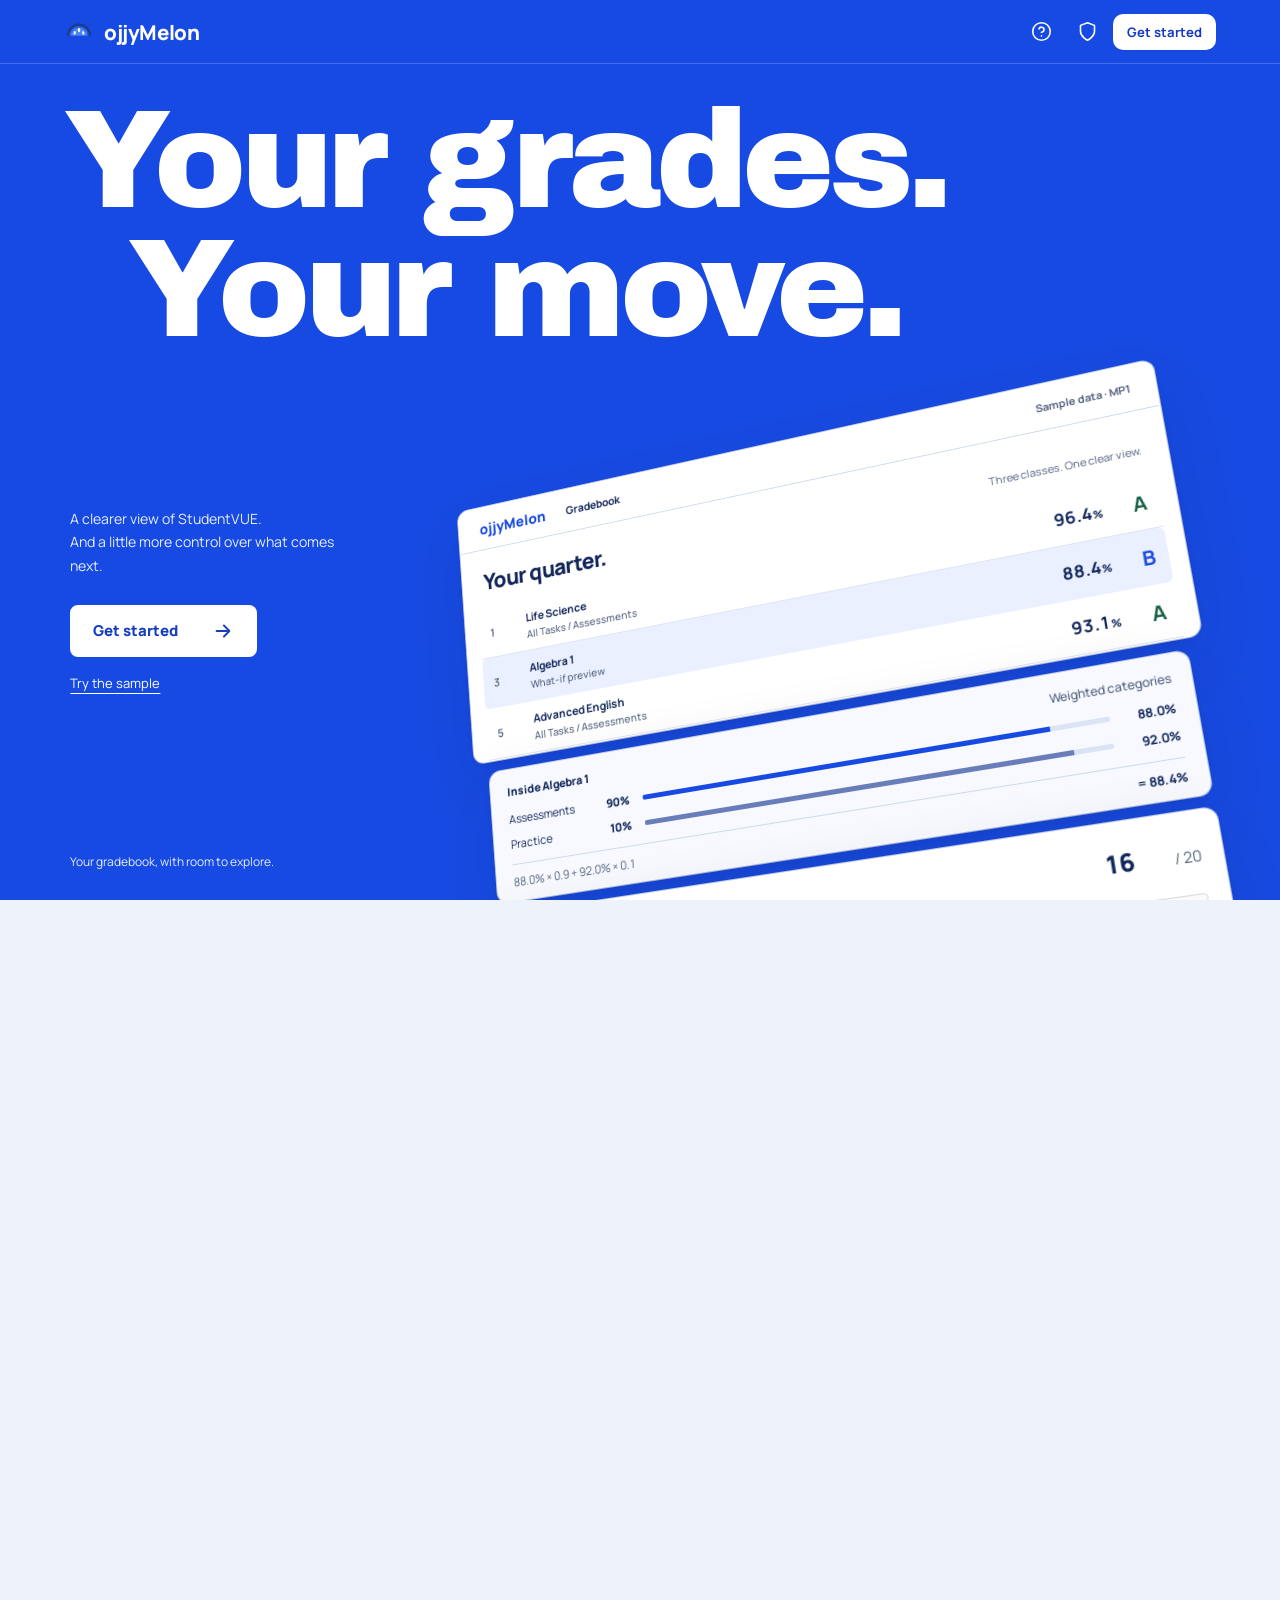
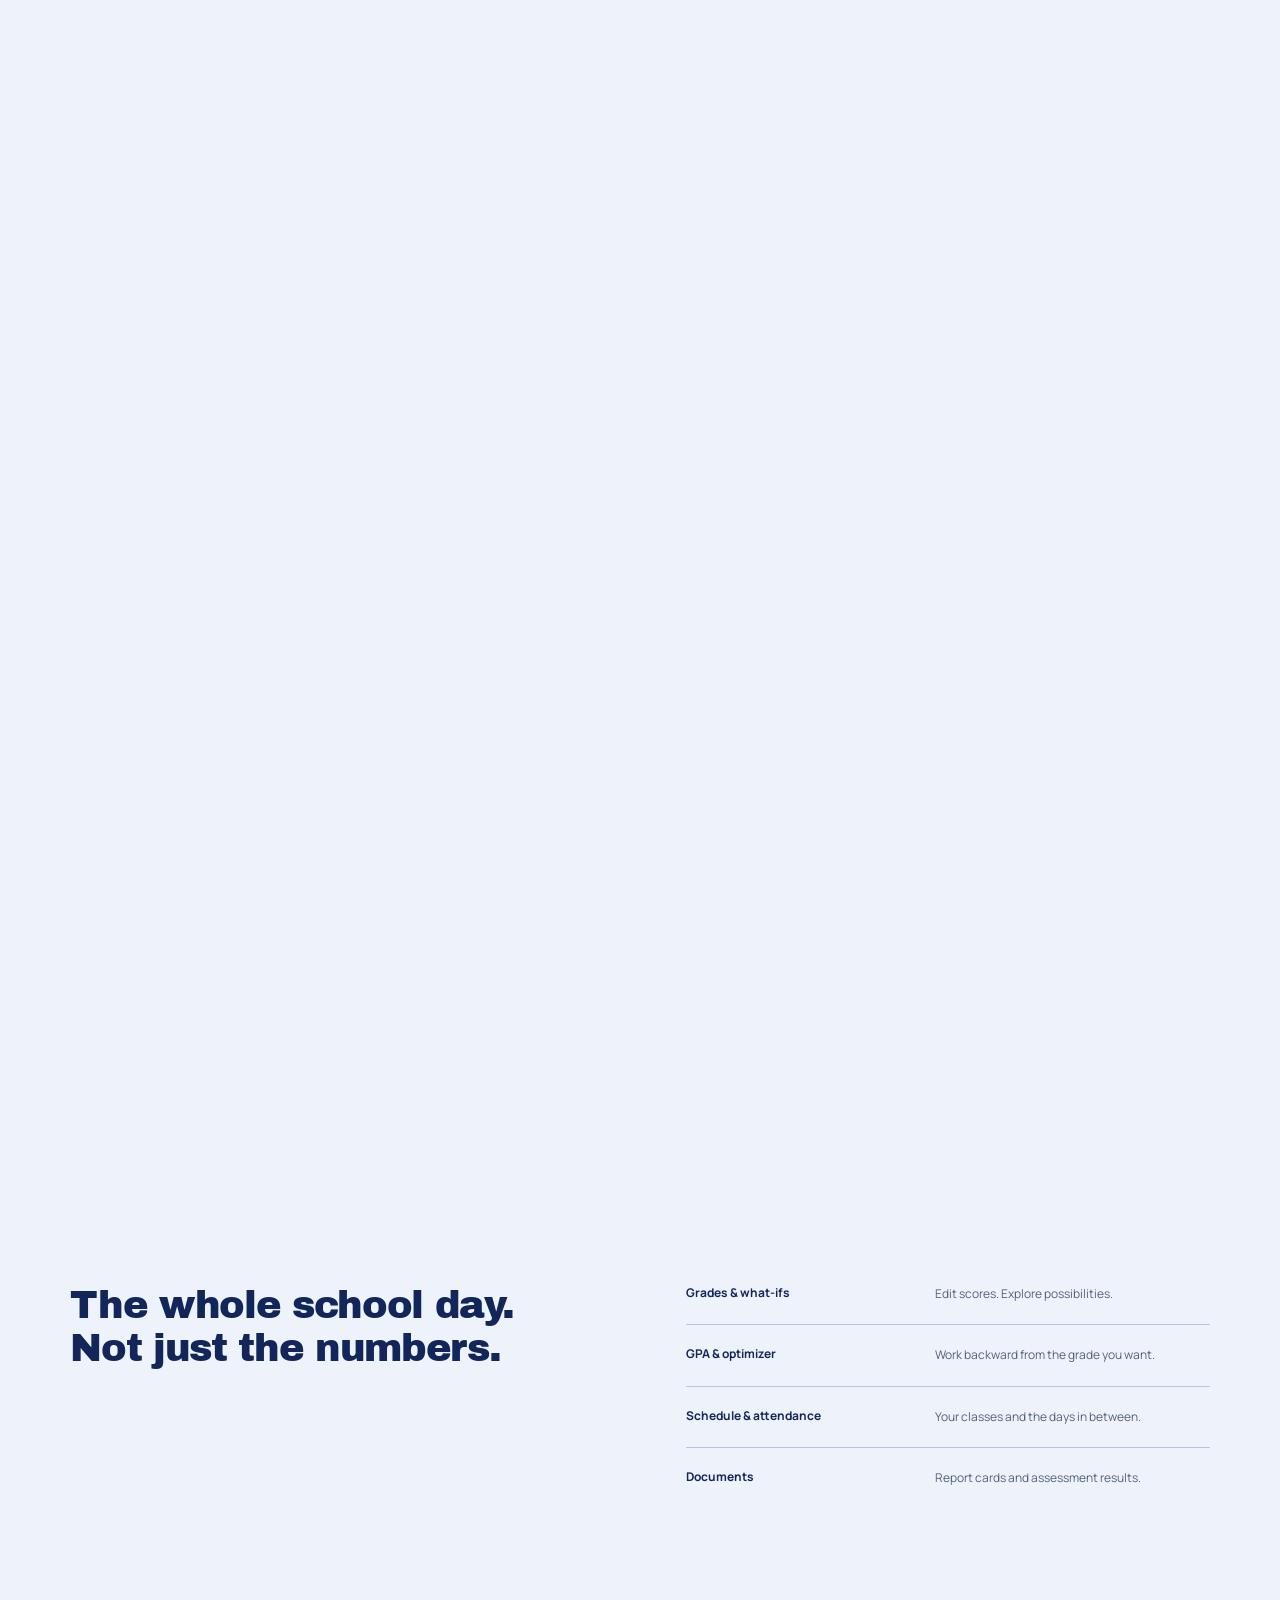
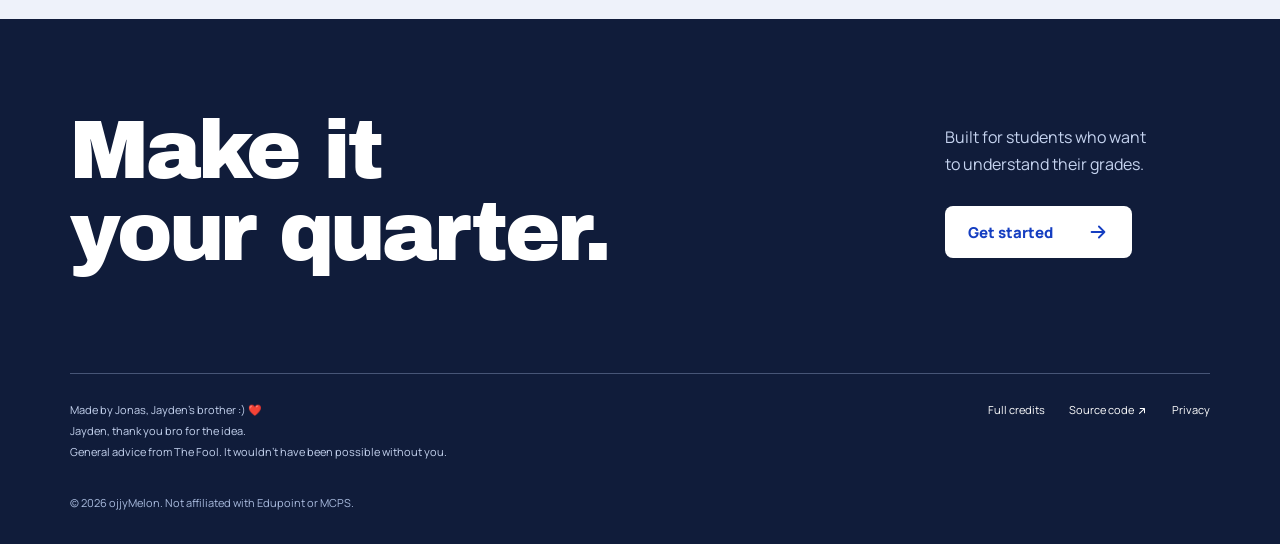
<file: index.html>
<!DOCTYPE html>
<html lang="en">
<head>
<meta charset="UTF-8">
<meta name="viewport" content="width=device-width, initial-scale=1.0, viewport-fit=cover">
<title>ojjyMelon</title>
<meta name="description" content="ojjyMelon — a third-party app that lets MCPS students view and calculate their grades using Synergy SIS. Stay in control of your grades.">
<meta name="theme-color" content="#3b82f6">
<link rel="manifest" href="manifest.json">
<link rel="icon" href="favicon.svg" type="image/svg+xml">
<link rel="apple-touch-icon" href="assets/icons/icon-192.png">
<meta name="apple-mobile-web-app-capable" content="yes">
<meta name="apple-mobile-web-app-status-bar-style" content="default">
<meta name="apple-mobile-web-app-title" content="ojjyMelon">
<link rel="preconnect" href="https://fonts.googleapis.com">
<link rel="preconnect" href="https://fonts.gstatic.com" crossorigin>
<link href="https://fonts.googleapis.com/css2?family=Manrope:wght@400;500;600;700;800&display=swap" rel="stylesheet">
<link rel="preload" href="assets/fonts/archivo-black.ttf" as="font" type="font/ttf" crossorigin>
<link rel="stylesheet" href="css/style.css">
<link rel="stylesheet" href="css/home.css">
</head>
<body>
<div id="app">
  <!-- Top Bar -->
  <header id="topbar" class="topbar" hidden>
    <div class="topbar-inner">
      <a href="#/" class="brand" id="brand-link" title="ojjyMelon home">
        <img src="assets/img/logo.svg" alt="ojjyMelon logo" class="brand-logo">
        <span class="brand-name">ojjy<span class="brand-accent">Melon</span></span>
      </a>
      <div class="topbar-actions">
        <button id="install-btn" class="icon-btn" title="Install ojjyMelon" hidden aria-label="Install ojjyMelon">
          <svg viewBox="0 0 24 24" fill="none" stroke="currentColor" stroke-width="1.8" stroke-linecap="round" stroke-linejoin="round"><path d="M21 15v4a2 2 0 0 1-2 2H5a2 2 0 0 1-2-2v-4"/><polyline points="7 10 12 15 17 10"/><line x1="12" y1="15" x2="12" y2="3"/></svg>
        </button>
        <button id="theme-toggle" class="icon-btn" title="Toggle dark mode" aria-label="Toggle dark mode">
          <svg class="icon-sun" viewBox="0 0 24 24" fill="none" stroke="currentColor" stroke-width="1.8" stroke-linecap="round" stroke-linejoin="round"><circle cx="12" cy="12" r="5"/><line x1="12" y1="1" x2="12" y2="3"/><line x1="12" y1="21" x2="12" y2="23"/><line x1="4.22" y1="4.22" x2="5.64" y2="5.64"/><line x1="18.36" y1="18.36" x2="19.78" y2="19.78"/><line x1="1" y1="12" x2="3" y2="12"/><line x1="21" y1="12" x2="23" y2="12"/><line x1="4.22" y1="19.78" x2="5.64" y2="18.36"/><line x1="18.36" y1="5.64" x2="19.78" y2="4.22"/></svg>
          <svg class="icon-moon" viewBox="0 0 24 24" fill="none" stroke="currentColor" stroke-width="1.8" stroke-linecap="round" stroke-linejoin="round"><path d="M21 12.79A9 9 0 1 1 11.21 3 7 7 0 0 0 21 12.79z"/></svg>
        </button>
        <a href="#/faq" class="icon-btn" title="FAQ" aria-label="FAQ">
          <svg viewBox="0 0 24 24" fill="none" stroke="currentColor" stroke-width="1.8" stroke-linecap="round" stroke-linejoin="round"><circle cx="12" cy="12" r="10"/><path d="M9.09 9a3 3 0 0 1 5.83 1c0 2-3 3-3 3"/><line x1="12" y1="17" x2="12.01" y2="17"/></svg>
        </a>
        <a href="#/privacy" class="icon-btn" title="Privacy" aria-label="Privacy">
          <svg viewBox="0 0 24 24" fill="none" stroke="currentColor" stroke-width="1.8" stroke-linecap="round" stroke-linejoin="round"><path d="M12 22s8-4 8-10V5l-8-3-8 3v7c0 6 8 10 8 10z"/></svg>
        </a>
        <div class="avatar-wrap" id="avatar-wrap" hidden>
          <button id="avatar-btn" class="avatar-btn" title="Account" aria-haspopup="true" aria-expanded="false">
            <img id="avatar-img" src="assets/img/default-avatar.svg" alt="Your avatar" class="avatar">
          </button>
          <div id="avatar-menu" class="dropdown" role="menu" hidden>
            <div class="dropdown-header">
              <p id="student-name" class="student-name">Student</p>
              <p id="student-school" class="student-school"></p>
              <p id="student-meta" class="student-meta"></p>
            </div>
            <button class="dropdown-item" id="menu-grades" role="menuitem">My Grades</button>
            <button class="dropdown-item" id="menu-settings" role="menuitem">Settings & Proxy</button>
            <hr class="dropdown-sep">
            <button class="dropdown-item danger" id="logout-btn" role="menuitem">Sign out</button>
          </div>
        </div>
        <button id="login-btn-top" class="btn btn-primary btn-sm" hidden>Sign in</button>
      </div>
    </div>
  </header>

  <!-- Promo banners (PWA / in-app browser) -->
  <div id="promo-host"></div>

  <!-- Layout: sidebar + view -->
  <div id="layout" class="layout">
    <aside id="sidebar" class="sidebar" hidden>
      <nav class="sidebar-nav" aria-label="Main">
        <a href="#/grades?view=card" class="nav-link" data-nav="grades-card">
          <svg viewBox="0 0 24 24" fill="none" stroke="currentColor" stroke-width="1.8" stroke-linecap="round" stroke-linejoin="round"><rect x="3" y="3" width="7" height="7" rx="1.5"/><rect x="14" y="3" width="7" height="7" rx="1.5"/><rect x="3" y="14" width="7" height="7" rx="1.5"/><rect x="14" y="14" width="7" height="7" rx="1.5"/></svg>
          <span>Grades <em class="nav-sub">cards</em></span>
        </a>
        <a href="#/grades?view=table" class="nav-link" data-nav="grades-table">
          <svg viewBox="0 0 24 24" fill="none" stroke="currentColor" stroke-width="1.8" stroke-linecap="round" stroke-linejoin="round"><rect x="3" y="3" width="18" height="18" rx="2"/><line x1="3" y1="9" x2="21" y2="9"/><line x1="3" y1="15" x2="21" y2="15"/><line x1="9" y1="3" x2="9" y2="21"/><line x1="15" y1="3" x2="15" y2="21"/></svg>
          <span>Grades <em class="nav-sub">table</em></span>
        </a>
        <a href="#/schedule" class="nav-link" data-nav="schedule">
          <svg viewBox="0 0 24 24" fill="none" stroke="currentColor" stroke-width="1.8" stroke-linecap="round" stroke-linejoin="round"><rect x="3" y="4" width="18" height="18" rx="2"/><line x1="16" y1="2" x2="16" y2="6"/><line x1="8" y1="2" x2="8" y2="6"/><line x1="3" y1="10" x2="21" y2="10"/></svg>
          <span>Schedule</span>
        </a>
        <a href="#/attendance" class="nav-link" data-nav="attendance">
          <svg viewBox="0 0 24 24" fill="none" stroke="currentColor" stroke-width="1.8" stroke-linecap="round" stroke-linejoin="round"><path d="M22 5.5H2v13h20z"/><path d="M2 10.5h20"/><path d="M9 5.5v13"/><path d="M15 5.5v13"/><path d="M9 10.5h6"/></svg>
          <span>Attendance</span>
        </a>
        <a href="#/documents" class="nav-link" data-nav="documents">
          <svg viewBox="0 0 24 24" fill="none" stroke="currentColor" stroke-width="1.8" stroke-linecap="round" stroke-linejoin="round"><path d="M14 2H6a2 2 0 0 0-2 2v16a2 2 0 0 0 2 2h12a2 2 0 0 0 2-2V8z"/><polyline points="14 2 14 8 20 8"/><line x1="16" y1="13" x2="8" y2="13"/><line x1="16" y1="17" x2="8" y2="17"/></svg>
          <span>Documents</span>
        </a>
        <a href="#/faq" class="nav-link" data-nav="faq">
          <svg viewBox="0 0 24 24" fill="none" stroke="currentColor" stroke-width="1.8" stroke-linecap="round" stroke-linejoin="round"><circle cx="12" cy="12" r="10"/><path d="M9.09 9a3 3 0 0 1 5.83 1c0 2-3 3-3 3"/><line x1="12" y1="17" x2="12.01" y2="17"/></svg>
          <span>FAQ</span>
        </a>
      </nav>
      <div class="sidebar-footer">
        <button id="sidebar-logout" class="nav-link logout-link" type="button">
          <svg viewBox="0 0 24 24" fill="none" stroke="currentColor" stroke-width="1.8" stroke-linecap="round" stroke-linejoin="round"><path d="M9 21H5a2 2 0 0 1-2-2V5a2 2 0 0 1 2-2h4"/><polyline points="16 17 21 12 16 7"/><line x1="21" y1="12" x2="9" y2="12"/></svg>
          <span>Log out</span>
        </button>
        <p class="sidebar-note">Not affiliated with Edupoint or MCPS. StudentVUE is a trademark of Edupoint.</p>
      </div>
    </aside>

    <main id="view" class="view" tabindex="-1" aria-live="polite"></main>
  </div>

  <!-- Mobile bottom bar -->
  <nav id="mobilebar" class="mobilebar" hidden aria-label="Mobile">
    <a href="#/grades" class="mob-link" data-nav="grades">
      <svg viewBox="0 0 24 24" fill="none" stroke="currentColor" stroke-width="1.8" stroke-linecap="round" stroke-linejoin="round"><path d="M22 10v6M2 10l10-5 10 5-10 5z"/><path d="M6 12v5c3 3 9 3 12 0v-5"/></svg>
      <span>Grades</span>
    </a>
    <a href="#/schedule" class="mob-link" data-nav="schedule">
      <svg viewBox="0 0 24 24" fill="none" stroke="currentColor" stroke-width="1.8" stroke-linecap="round" stroke-linejoin="round"><rect x="3" y="4" width="18" height="18" rx="2"/><line x1="16" y1="2" x2="16" y2="6"/><line x1="8" y1="2" x2="8" y2="6"/><line x1="3" y1="10" x2="21" y2="10"/></svg>
      <span>Schedule</span>
    </a>
    <a href="#/attendance" class="mob-link" data-nav="attendance">
      <svg viewBox="0 0 24 24" fill="none" stroke="currentColor" stroke-width="1.8" stroke-linecap="round" stroke-linejoin="round"><path d="M22 5.5H2v13h20z"/><path d="M2 10.5h20"/><path d="M9 5.5v13"/><path d="M15 5.5v13"/></svg>
      <span>Attendance</span>
    </a>
    <a href="#/documents" class="mob-link" data-nav="documents">
      <svg viewBox="0 0 24 24" fill="none" stroke="currentColor" stroke-width="1.8" stroke-linecap="round" stroke-linejoin="round"><path d="M14 2H6a2 2 0 0 0-2 2v16a2 2 0 0 0 2 2h12a2 2 0 0 0 2-2V8z"/><polyline points="14 2 14 8 20 8"/></svg>
      <span>Documents</span>
    </a>
  </nav>

  <!-- Toast host -->
  <div id="toast-host" class="toast-host" aria-live="assertive"></div>

  <!-- Modal host -->
  <div id="modal-root"></div>
</div>

<script src="js/main.js" type="module"></script>
</body>
</html>
</file>
<file: css/style.css>
/* ==========================================================================
   ojjyMelon — design system (blue theme) — light & dark
   GradeMelon-parity components: buttons, cards, modals, tables, toggles,
   spinners, progress bars, toasts, dropdowns, sidebar, mobile bar.
   ========================================================================== */

:root {
  --font: 'Manrope', ui-sans-serif, system-ui, -apple-system, 'Segoe UI', Roboto, sans-serif;

  /* Primary palette — blue (ojjyMelon's one brand difference) */
  --primary-50:  #eff6ff;
  --primary-100: #dbeafe;
  --primary-200: #bfdbfe;
  --primary-300: #93c5fd;
  --primary-400: #60a5fa;
  --primary-500: #3b82f6;
  --primary-600: #2563eb;
  --primary-700: #1d4ed8;
  --primary-800: #1e40af;
  --primary-900: #1e3a8a;

  /* Surfaces / text (light) */
  --bg:          #f8fafc;
  --bg-grad-a:   #eff6ff;
  --bg-grad-b:   #dbeafe;
  --surface:     #ffffff;
  --surface-2:   #f8fafc;
  --surface-3:   #f1f5f9;
  --border:      #e2e8f0;
  --border-2:    #cbd5e1;
  --text:        #0f172a;
  --text-soft:   #475569;
  --text-faint:  #94a3b8;

  --green:  #22c55e;
  --yellow: #eab308;
  --orange: #f97316;
  --red:    #ef4444;
  --gray:   #9ca3af;

  --shadow-sm: 0 1px 2px rgba(15, 23, 42, .06);
  --shadow:    0 4px 6px -1px rgba(15, 23, 42, .08), 0 2px 4px -2px rgba(15, 23, 42, .06);
  --shadow-lg: 0 10px 15px -3px rgba(15, 23, 42, .10), 0 4px 6px -4px rgba(15, 23, 42, .08);
  --shadow-glow: 0 0 0 4px rgba(59, 130, 246, .18);

  --radius:    12px;
  --radius-sm: 8px;
  --topbar-h:  64px;
  --sidebar-w: 240px;

  color-scheme: light;
}

[data-theme="dark"] {
  --bg:          #0f172a;
  --bg-grad-a:   #0f172a;
  --bg-grad-b:   #1e3a8a33;
  --surface:     #1e293b;
  --surface-2:   #243146;
  --surface-3:   #2b3b52;
  --border:      #334155;
  --border-2:    #475569;
  --text:        #f1f5f9;
  --text-soft:   #cbd5e1;
  --text-faint:  #7c8ba1;
  --shadow-sm: 0 1px 2px rgba(0,0,0,.4);
  --shadow:    0 4px 6px -1px rgba(0,0,0,.45), 0 2px 4px -2px rgba(0,0,0,.4);
  --shadow-lg: 0 10px 15px -3px rgba(0,0,0,.5), 0 4px 6px -4px rgba(0,0,0,.45);
  --shadow-glow: 0 0 0 4px rgba(96, 165, 250, .25);
  color-scheme: dark;
}

/* ---------- Base ---------- */
* { box-sizing: border-box; }
html { scroll-behavior: smooth; }
body {
  margin: 0;
  font-family: var(--font);
  background:
    radial-gradient(1100px 500px at 85% -10%, var(--bg-grad-b), transparent 60%),
    radial-gradient(900px 420px at -10% 110%, var(--primary-50), transparent 55%),
    var(--bg);
  color: var(--text);
  min-height: 100vh;
  -webkit-font-smoothing: antialiased;
  transition: background-color .25s ease, color .25s ease;
}
[data-theme="dark"] body {
  background:
    radial-gradient(1100px 500px at 85% -10%, var(--bg-grad-b), transparent 60%),
    radial-gradient(900px 420px at -10% 110%, #1e3a8a1f, transparent 55%),
    var(--bg);
}
a { color: var(--primary-600); text-decoration: none; }
[data-theme="dark"] a { color: var(--primary-400); }
a:hover { text-decoration: underline; }
img { max-width: 100%; }
button { font-family: inherit; }
:focus-visible { outline: 2px solid var(--primary-500); outline-offset: 2px; border-radius: 4px; }
@media (prefers-reduced-motion: reduce) {
  *, *::before, *::after { animation-duration: .001s !important; transition-duration: .001s !important; }
}

.hidden { display: none !important; }
[hidden] { display: none !important; }

/* ---------- Top bar ---------- */
.topbar {
  position: fixed; inset: 0 0 auto 0; height: var(--topbar-h);
  z-index: 60;
  background: color-mix(in srgb, var(--surface) 82%, transparent);
  -webkit-backdrop-filter: blur(14px); backdrop-filter: blur(14px);
  border-bottom: 1px solid var(--border);
}
.topbar-inner {
  max-width: 1280px; margin: 0 auto; height: 100%;
  display: flex; align-items: center; justify-content: space-between;
  padding: 0 16px; gap: 10px;
}
.brand { display: flex; align-items: center; gap: 10px; text-decoration: none !important; }
.brand-logo { width: 34px; height: 34px; }
.brand-name { font-size: 1.28rem; font-weight: 800; color: var(--text); letter-spacing: -0.02em; }
.brand-accent { color: var(--primary-500); }
.topbar-actions { display: flex; align-items: center; gap: 6px; }

.icon-btn {
  display: inline-flex; align-items: center; justify-content: center;
  width: 40px; height: 40px; border-radius: 10px;
  background: transparent; border: 1px solid transparent;
  color: var(--text-soft); cursor: pointer; position: relative;
  transition: background .15s ease, color .15s ease;
}
.icon-btn:hover { background: var(--surface-3); color: var(--text); text-decoration: none; }
.icon-btn svg { width: 21px; height: 21px; }
[data-theme="dark"] .icon-sun, :root:not([data-theme="dark"]) .icon-moon { display: none; }
[data-theme="dark"] .icon-moon { display: block; }

/* Avatar + dropdown */
.avatar-wrap { position: relative; }
.avatar-btn { border: 2px solid var(--primary-200); background: var(--primary-50); padding: 0; border-radius: 50%; cursor: pointer; transition: border-color .15s ease; display: block; }
.avatar-btn:hover { border-color: var(--primary-400); }
.avatar { width: 34px; height: 34px; border-radius: 50%; display: block; }
.dropdown {
  position: absolute; top: calc(100% + 10px); right: 0; min-width: 230px;
  background: var(--surface); border: 1px solid var(--border);
  border-radius: var(--radius); box-shadow: var(--shadow-lg);
  padding: 6px; z-index: 70;
  animation: pop .14s ease;
}
@keyframes pop { from { opacity: 0; transform: translateY(-6px) scale(.98); } to { opacity: 1; transform: none; } }
.dropdown-header { padding: 10px 12px; border-bottom: 1px solid var(--border); margin-bottom: 4px; }
.student-name { margin: 0; font-weight: 800; font-size: 1rem; }
.student-school { margin: 2px 0 0; font-size: .8rem; color: var(--text-soft); }
.student-meta { margin: 2px 0 0; font-size: .75rem; color: var(--text-faint); }
.dropdown-item {
  display: block; width: 100%; text-align: left; padding: 9px 12px;
  background: none; border: 0; border-radius: var(--radius-sm);
  color: var(--text-soft); font-size: .9rem; font-weight: 600; cursor: pointer;
}
.dropdown-item:hover { background: var(--surface-3); color: var(--text); }
.dropdown-item.danger { color: var(--red); }
.dropdown-item.danger:hover { background: #ef444414; }
.dropdown-sep { border: 0; border-top: 1px solid var(--border); margin: 4px 0; }

/* ---------- Layout ---------- */
.layout {
  display: flex; min-height: calc(100vh - var(--topbar-h));
  padding-top: var(--topbar-h);
  max-width: 1280px; margin: 0 auto; width: 100%;
}
.sidebar {
  width: var(--sidebar-w); flex-shrink: 0;
  padding: 24px 14px; position: sticky; top: var(--topbar-h);
  height: calc(100vh - var(--topbar-h));
}
.sidebar-nav { display: flex; flex-direction: column; gap: 4px; }
.nav-link {
  display: flex; align-items: center; gap: 12px;
  padding: 11px 14px; border-radius: 10px;
  color: var(--text-soft); font-weight: 600; font-size: .95rem;
  transition: background .15s ease, color .15s ease;
}
.nav-link svg { width: 20px; height: 20px; flex-shrink: 0; }
.nav-link em.nav-sub { font-style: normal; font-size: .72rem; color: var(--text-faint); margin-left: 2px; }
.nav-link:hover { background: var(--surface-3); color: var(--text); text-decoration: none; }
.nav-link.active { background: var(--primary-50); color: var(--primary-600); }
[data-theme="dark"] .nav-link.active { background: #1e3a8a55; color: var(--primary-300); }
.sidebar-footer { position: absolute; bottom: 18px; left: 14px; right: 14px; }
.logout-link { width: 100%; background: none; border: 0; text-align: left; color: var(--red); font-weight: 600; font-size: .95rem; }
.logout-link:hover { background: #ef444414; color: var(--red); text-decoration: none; }
.sidebar-note { font-size: .68rem; color: var(--text-faint); line-height: 1.5; margin: 0; }

.view { flex: 1; padding: 28px clamp(16px, 4vw, 40px) 90px; min-width: 0; }
.view:focus { outline: none; }

/* ---------- Mobile bottom bar ---------- */
.mobilebar {
  position: fixed; bottom: 0; left: 0; right: 0; z-index: 60;
  background: color-mix(in srgb, var(--surface) 92%, transparent);
  -webkit-backdrop-filter: blur(14px); backdrop-filter: blur(14px);
  border-top: 1px solid var(--border);
  display: none; justify-content: space-around;
  padding: 8px 8px calc(8px + env(safe-area-inset-bottom));
}
.mob-link {
  display: flex; flex-direction: column; align-items: center; gap: 3px;
  color: var(--text-faint); font-size: .7rem; font-weight: 700;
  padding: 6px 12px; border-radius: 12px;
}
.mob-link svg { width: 22px; height: 22px; }
.mob-link:hover { text-decoration: none; }
.mob-link.active { color: var(--primary-600); background: var(--primary-50); }
[data-theme="dark"] .mob-link.active { color: var(--primary-300); background: #1e3a8a55; }

/* ---------- Buttons ---------- */
.btn {
  display: inline-flex; align-items: center; justify-content: center; gap: 8px;
  padding: 11px 18px; border-radius: 10px; border: 1px solid transparent;
  font-weight: 700; font-size: .92rem; cursor: pointer; text-decoration: none !important;
  transition: background .15s ease, border-color .15s ease, transform .08s ease, box-shadow .15s ease;
  user-select: none;
}
.btn:active { transform: scale(.97); }
.btn:disabled { opacity: .55; cursor: not-allowed; transform: none; }
.btn-primary { background: var(--primary-600); color: #fff; box-shadow: var(--shadow-sm); }
.btn-primary:hover { background: var(--primary-700); }
.btn-secondary { background: var(--surface); color: var(--text); border-color: var(--border-2); box-shadow: var(--shadow-sm); }
.btn-secondary:hover { background: var(--surface-3); }
.btn-ghost { background: transparent; color: var(--text-soft); }
.btn-ghost:hover { background: var(--surface-3); color: var(--text); }
.btn-danger { background: var(--red); color: #fff; }
.btn-danger:hover { background: #dc2626; }
.btn-sm { padding: 8px 13px; font-size: .82rem; }
.btn-lg { padding: 13px 22px; font-size: 1rem; }
.btn-block { width: 100%; }
.btn-icon { padding: 10px; }
.btn-icon svg { width: 18px; height: 18px; display: block; }

/* ---------- Forms ---------- */
.field { margin-bottom: 18px; }
.field label { display: block; margin-bottom: 7px; font-size: .86rem; font-weight: 700; color: var(--text); }
.input, .select {
  width: 100%; padding: 11px 14px; border-radius: 10px;
  border: 1px solid var(--border-2); background: var(--surface);
  color: var(--text); font-size: .95rem; font-family: inherit;
  transition: border-color .15s ease, box-shadow .15s ease;
}
.input::placeholder { color: var(--text-faint); }
.input:focus, .select:focus { outline: none; border-color: var(--primary-500); box-shadow: var(--shadow-glow); }
.select { appearance: none; cursor: pointer; padding-right: 34px; }
.select-wrap { position: relative; display: inline-flex; align-items: center; }
.select-wrap::after {
  content: ""; position: absolute; right: 13px; pointer-events: none;
  border: solid var(--text-faint); border-width: 0 2px 2px 0; padding: 3px;
  transform: rotate(45deg) translateY(-1px);
}
.checkbox-row { display: flex; align-items: center; gap: 10px; font-size: .9rem; color: var(--text-soft); }
.checkbox-row input[type=checkbox] { width: 17px; height: 17px; accent-color: var(--primary-600); }
.input-sm { padding: 7px 10px; font-size: .85rem; width: 74px; border-radius: 8px; border: 1px solid var(--border-2); background: var(--surface); color: var(--text); }
.input-sm:focus { outline: none; border-color: var(--primary-500); box-shadow: var(--shadow-glow); }
input[type=number].input-sm { -moz-appearance: textfield; appearance: textfield; }

/* ---------- Cards ---------- */
.card {
  background: var(--surface); border: 1px solid var(--border);
  border-radius: var(--radius); box-shadow: var(--shadow);
  padding: 24px; transition: transform .18s ease, box-shadow .18s ease;
}
.card-hover:hover { transform: translateY(-3px); box-shadow: var(--shadow-lg); }
.grid-cards { display: grid; grid-template-columns: repeat(auto-fill, minmax(300px, 1fr)); gap: 20px; }

/* Course card */
.course-card { display: flex; flex-direction: column; justify-content: space-between; gap: 18px; cursor: pointer; }
.course-card-top h3 { margin: 0 0 2px; font-size: 1.18rem; font-weight: 800; line-height: 1.25; }
.course-card-top .course-teacher { margin: 0; font-size: .88rem; color: var(--text-soft); }
.course-card-bottom { display: flex; align-items: center; justify-content: space-between; gap: 10px; }
.grade-big { font-size: 1.65rem; font-weight: 800; letter-spacing: -.02em; white-space: nowrap; }
.grade-sm { font-size: 1.02rem; font-weight: 800; white-space: nowrap; }

/* Grade colors — same semantics as GradeMelon (grade colors don't change with brand) */
.grade-green  { color: var(--green); }
.grade-blue  { color: var(--primary-500); }
.grade-yellow { color: #b45309; }
[data-theme="dark"] .grade-yellow { color: var(--yellow); }
.grade-orange { color: var(--orange); }
.grade-red   { color: var(--red); }
.grade-gray  { color: var(--gray); }

/* ---------- Progress bars ---------- */
.pbar-track { position: relative; width: 100%; height: 26px; background: var(--surface-3); border-radius: 999px; overflow: hidden; margin-top: 10px; }
.pbar-fill { height: 100%; border-radius: 999px; display: flex; align-items: center; padding-left: 10px; min-width: 2px; transition: width .45s cubic-bezier(.22,1,.36,1); overflow: hidden; white-space: nowrap; }
.pbar-fill span { font-size: .78rem; font-weight: 700; color: #fff; }
.pbar-cat { margin-top: 12px; height: 22px; }
.pbar-cat span { font-size: .72rem; }
.pbar-green { background: linear-gradient(90deg, #16a34a, #4ade80); }
.pbar-blue { background: linear-gradient(90deg, #1d4ed8, #60a5fa); }
.pbar-yellow { background: linear-gradient(90deg, #a16207, #facc15); }
.pbar-orange { background: linear-gradient(90deg, #c2410c, #fb923c); }
.pbar-red { background: linear-gradient(90deg, #b91c1c, #f87171); }
.pbar-gray { background: var(--border-2); }

/* ---------- Tables ---------- */
.table-wrap { overflow-x: auto; border: 1px solid var(--border); border-radius: var(--radius); box-shadow: var(--shadow-sm); background: var(--surface); }
table.data { width: 100%; border-collapse: collapse; font-size: .88rem; }
table.data th {
  text-align: left; padding: 12px 18px; font-size: .7rem; text-transform: uppercase;
  letter-spacing: .05em; color: var(--text-soft); background: var(--surface-2);
  border-bottom: 1px solid var(--border); white-space: nowrap;
}
table.data td { padding: 12px 18px; border-bottom: 1px solid var(--border); color: var(--text-soft); vertical-align: middle; }
table.data tr:last-child td { border-bottom: 0; }
table.data tbody tr:nth-child(even) { background: color-mix(in srgb, var(--surface-2) 55%, transparent); }
table.data tbody tr:hover { background: var(--surface-3); }
table.data td.cell-strong { color: var(--text); font-weight: 700; white-space: nowrap; }
table.data th:first-child, table.data td:first-child { padding-left: 22px; }

/* Editable score cells */
.score-cell { display: flex; align-items: center; gap: 6px; }
.score-cell .slash { color: var(--text-faint); font-weight: 700; }
.score-val, .cat-val {
  min-width: 30px;
  padding: 2px 6px;
  border-radius: 6px;
  font-weight: 700;
  color: var(--text-soft);
  border-bottom: 2px dashed var(--border-2);
  transition: background .12s ease, color .12s ease;
}
.score-val:hover, .cat-val:hover { background: var(--surface-3); color: var(--text); cursor: text; }
.cat-val:hover { cursor: pointer; }
.cat-select { padding: 6px 26px 6px 8px; font-size: .8rem; border-radius: 8px; border: 1px solid transparent; background: transparent; color: var(--text-soft); cursor: pointer; appearance: none; }
.cat-select:hover, .cat-select:focus { border-color: var(--border-2); background: var(--surface); color: var(--text); outline: none; }
.score-edit { border-bottom: 2px dashed var(--border-2); }

/* ---------- Toolbar rows ---------- */
.toolbar { display: flex; align-items: center; gap: 10px; margin-bottom: 22px; flex-wrap: wrap; }
.toolbar .select-wrap { min-width: 220px; }
.toolbar-title { margin: 0 0 4px; font-size: 1.5rem; font-weight: 800; letter-spacing: -.02em; }
.toolbar-sub { margin: 0 0 18px; color: var(--text-soft); font-size: .92rem; }

/* ---------- Modals ---------- */
.modal-overlay {
  position: fixed; inset: 0; z-index: 90;
  background: rgba(9, 15, 30, .55);
  -webkit-backdrop-filter: blur(3px); backdrop-filter: blur(3px);
  display: flex; align-items: flex-start; justify-content: center;
  padding: 7vh 16px 16px; overflow-y: auto;
  animation: fade-in .16s ease;
}
@keyframes fade-in { from { opacity: 0; } to { opacity: 1; } }
.modal {
  width: 100%; max-width: 560px;
  background: var(--surface); border: 1px solid var(--border);
  border-radius: 16px; box-shadow: var(--shadow-lg);
  animation: pop .18s ease;
}
.modal.modal-wide { max-width: 860px; }
.modal-head { display: flex; align-items: center; justify-content: space-between; padding: 18px 22px 14px; border-bottom: 1px solid var(--border); }
.modal-head h2 { margin: 0; font-size: 1.12rem; font-weight: 800; }
.modal-x { background: none; border: 0; color: var(--text-faint); cursor: pointer; padding: 6px; border-radius: 8px; }
.modal-x:hover { background: var(--surface-3); color: var(--text); }
.modal-body { padding: 20px 22px; max-height: 64vh; overflow-y: auto; }
.modal-foot { display: flex; justify-content: flex-end; gap: 10px; padding: 14px 22px 18px; border-top: 1px solid var(--border); }
.modal-plain dt { font-weight: 800; color: var(--text); margin-top: 14px; }
.modal-plain dt:first-child { margin-top: 0; }
.modal-plain dd { margin: 4px 0 0; color: var(--text-soft); }

/* ---------- GPA modal rows ---------- */
.gpa-values { display: flex; gap: 14px; margin-bottom: 16px; }
.gpa-chip { flex: 1; background: var(--surface-2); border: 1px solid var(--border); border-radius: 12px; padding: 14px 16px; }
.gpa-chip .gpa-label { font-size: .72rem; font-weight: 800; text-transform: uppercase; letter-spacing: .06em; color: var(--text-faint); }
.gpa-chip .gpa-value { font-size: 1.7rem; font-weight: 800; color: var(--primary-600); }
[data-theme="dark"] .gpa-chip .gpa-value { color: var(--primary-300); }
.weight-row { display: flex; align-items: center; gap: 12px; padding: 9px 2px; font-size: .92rem; }

/* Toggle switch */
.toggle { position: relative; display: inline-flex; align-items: center; cursor: pointer; flex-shrink: 0; }
.toggle input { position: absolute; opacity: 0; width: 0; height: 0; }
.toggle .track { width: 44px; height: 24px; background: var(--border-2); border-radius: 999px; position: relative; transition: background .18s ease; }
.toggle .track::after {
  content: ""; position: absolute; top: 3px; left: 3px; width: 18px; height: 18px;
  background: #fff; border-radius: 50%; box-shadow: var(--shadow-sm);
  transition: transform .18s cubic-bezier(.22,1,.36,1);
}
.toggle input:checked + .track { background: var(--primary-600); }
.toggle input:checked + .track::after { transform: translateX(20px); }
.toggle input:focus-visible + .track { box-shadow: var(--shadow-glow); }

/* ---------- Spinners ---------- */
.spinner { width: 44px; height: 44px; border-radius: 50%; border: 4px solid var(--primary-100); border-top-color: var(--primary-600); animation: spin .8s linear infinite; margin: 60px auto; }
.spinner-lg { width: 62px; height: 62px; border-width: 5px; }
.spinner-blue { border-color: var(--primary-200); border-top-color: var(--primary-600); }
@keyframes spin { to { transform: rotate(360deg); } }
.center-wrap { display: flex; flex-direction: column; align-items: center; justify-content: center; min-height: 40vh; gap: 14px; }
.muted { color: var(--text-faint); }

/* ---------- Toasts ---------- */
.toast-host { position: fixed; top: calc(var(--topbar-h) + 14px); right: 16px; z-index: 100; display: flex; flex-direction: column; gap: 10px; max-width: min(420px, calc(100vw - 32px)); }
.toast {
  display: flex; align-items: flex-start; gap: 12px;
  background: var(--surface); border: 1px solid var(--border);
  border-left: 4px solid var(--primary-500);
  border-radius: 12px; padding: 13px 14px; box-shadow: var(--shadow-lg);
  animation: slide-in .22s cubic-bezier(.22,1,.36,1);
}
@keyframes slide-in { from { opacity: 0; transform: translateX(24px); } to { opacity: 1; transform: none; } }
.toast.out { animation: slide-out .2s ease forwards; }
@keyframes slide-out { to { opacity: 0; transform: translateX(24px); } }
.toast .toast-msg { font-size: .88rem; color: var(--text); line-height: 1.45; }
.toast .toast-x { background: none; border: 0; cursor: pointer; color: var(--text-faint); padding: 2px; border-radius: 6px; margin-left: auto; flex-shrink: 0; }
.toast .toast-x:hover { color: var(--text); background: var(--surface-3); }
.toast-error { border-left-color: var(--red); }
.toast-success { border-left-color: var(--green); }
.toast-warning { border-left-color: var(--orange); }

/* ---------- Promo banners ---------- */
.promo {
  position: fixed; left: 16px; bottom: 16px; z-index: 80;
  display: flex; align-items: center; gap: 12px;
  background: var(--surface); border: 1px solid var(--border);
  border-radius: 14px; box-shadow: var(--shadow-lg);
  padding: 13px 16px; max-width: 380px;
  animation: slide-up .25s cubic-bezier(.22,1,.36,1);
}
@keyframes slide-up { from { opacity: 0; transform: translateY(20px); } to { opacity: 1; transform: none; } }
.promo .promo-icon { width: 40px; height: 40px; flex-shrink: 0; }
.promo p { margin: 0; font-size: .84rem; color: var(--text-soft); line-height: 1.45; }
.promo p b { color: var(--text); }
.promo .promo-x { background: none; border: 0; cursor: pointer; color: var(--text-faint); padding: 4px; border-radius: 6px; align-self: flex-start; }
.promo .promo-x:hover { color: var(--text); background: var(--surface-3); }

/* ---------- Hero / marketing (home) ---------- */
.hero { display: grid; grid-template-columns: 1.1fr .9fr; gap: 40px; align-items: center; padding: 46px 0 30px; }
.hero h1 { font-size: clamp(2.1rem, 4.5vw, 3.2rem); font-weight: 800; letter-spacing: -.03em; margin: 18px 0 14px; line-height: 1.1; }
.hero .tagline { font-size: 1.06rem; color: var(--text-soft); margin: 0 0 26px; max-width: 46ch; line-height: 1.6; }
.hero-art { filter: drop-shadow(0 24px 40px rgba(37, 99, 235, .18)); }
.badge-row { display: flex; gap: 10px; flex-wrap: wrap; }
.badge { display: inline-flex; align-items: center; gap: 7px; background: var(--primary-50); color: var(--primary-700); border: 1px solid var(--primary-100); font-size: .78rem; font-weight: 700; padding: 6px 12px; border-radius: 999px; }
[data-theme="dark"] .badge { background: #1e3a8a44; color: var(--primary-300); border-color: #1e3a8a66; }
.section { padding: 44px 0; }
.section-title { font-size: 1.7rem; font-weight: 800; letter-spacing: -.02em; margin: 0 0 8px; }
.section-sub { color: var(--text-soft); margin: 0 0 28px; max-width: 62ch; line-height: 1.6; }
.features-grid { display: grid; grid-template-columns: repeat(auto-fill, minmax(250px, 1fr)); gap: 18px; }
.feature-card { padding: 22px; }
.feature-card .f-icon { width: 44px; height: 44px; border-radius: 12px; background: var(--primary-50); color: var(--primary-600); display: flex; align-items: center; justify-content: center; margin-bottom: 14px; }
[data-theme="dark"] .feature-card .f-icon { background: #1e3a8a55; color: var(--primary-300); }
.feature-card .f-icon svg { width: 24px; height: 24px; }
.feature-card h3 { margin: 0 0 6px; font-size: 1.02rem; font-weight: 800; }
.feature-card p { margin: 0; font-size: .88rem; color: var(--text-soft); line-height: 1.55; }
.opensource-band {
  margin: 30px 0; border-radius: 18px; padding: 34px 30px; text-align: center;
  background: linear-gradient(135deg, var(--primary-600), var(--primary-800));
  color: #fff; box-shadow: var(--shadow-lg);
}
.opensource-band h2 { margin: 0 0 8px; font-size: 1.5rem; font-weight: 800; }
.opensource-band p { margin: 0 auto 20px; max-width: 60ch; color: #dbeafe; line-height: 1.6; font-size: .95rem; }
.opensource-band .btn { background: #fff; color: var(--primary-700); }
.opensource-band .btn:hover { background: var(--primary-50); }
.footer { border-top: 1px solid var(--border); margin-top: 40px; padding: 30px 0 10px; color: var(--text-faint); font-size: .85rem; display: flex; justify-content: space-between; gap: 18px; flex-wrap: wrap; }
.footer a { color: var(--text-soft); }

/* ---------- Login ---------- */
.login-wrap { display: flex; align-items: center; justify-content: center; min-height: calc(100vh - var(--topbar-h) - 60px); padding: 24px 0; }
.login-card { width: 100%; max-width: 420px; padding: 34px; }
.login-card h1 { margin: 0 0 24px; font-size: 1.45rem; font-weight: 800; letter-spacing: -.02em; }
.login-links { display: flex; justify-content: space-between; align-items: center; margin-top: 16px; font-size: .85rem; }

/* ---------- Attendance ---------- */
.chart-box { max-width: 760px; background: var(--surface); border: 1px solid var(--border); border-radius: var(--radius); box-shadow: var(--shadow-sm); padding: 20px 22px; margin-bottom: 24px; }
.chart-canvas-wrap { position: relative; height: 340px; }
.att-cell { font-weight: 800; }
.legend-dot { display: inline-block; width: 10px; height: 10px; border-radius: 999px; margin-right: 6px; vertical-align: middle; }

/* ---------- Documents ---------- */
.doc-type-chip { font-size: .72rem; font-weight: 800; background: var(--primary-50); color: var(--primary-700); padding: 4px 10px; border-radius: 999px; white-space: nowrap; }
[data-theme="dark"] .doc-type-chip { background: #1e3a8a55; color: var(--primary-300); }

/* ---------- Optimizer table ---------- */
.opt-input-grid { display: grid; grid-template-columns: repeat(auto-fill, minmax(210px, 1fr)); gap: 14px; }

/* ---------- Settings ---------- */
.settings-grid { display: grid; gap: 18px; max-width: 620px; }
.settings-card h3 { margin: 0 0 4px; font-size: 1.02rem; }
.settings-card p { margin: 0 0 14px; font-size: .84rem; color: var(--text-faint); line-height: 1.5; }
.kbd { font-family: ui-monospace, monospace; background: var(--surface-3); border: 1px solid var(--border-2); border-radius: 6px; padding: 1px 7px; font-size: .82em; }

/* ---------- Empty states ---------- */
.empty { text-align: center; color: var(--text-faint); padding: 60px 20px; }
.empty svg { width: 54px; height: 54px; opacity: .4; margin-bottom: 12px; }
.empty p { margin: 4px 0; }

/* ---------- Responsive ---------- */
@media (max-width: 900px) {
  .hero { grid-template-columns: 1fr; text-align: center; }
  .hero .tagline { margin-left: auto; margin-right: auto; }
  .badge-row { justify-content: center; }
  .hero-art { max-width: 420px; margin: 0 auto; }
  .sidebar { display: none !important; }
  .mobilebar { display: flex; }
  .view { padding-bottom: 110px; }
}
@media (min-width: 901px) { .mobilebar { display: none !important; } }

@media (max-width: 560px) {
  .brand-name { display: none; }
  .grade-big { font-size: 1.3rem; }
  .modal-body { padding: 16px; }
  .table-wrap table.data td, table.data th { padding: 10px 12px; }
}

/* ---------- App-wide interaction polish ---------- */
.btn { transition: background-color 150ms cubic-bezier(0.23, 1, 0.32, 1),
  border-color 150ms cubic-bezier(0.23, 1, 0.32, 1), color 150ms ease,
  box-shadow 150ms ease, scale 150ms cubic-bezier(0.23, 1, 0.32, 1); }
.btn:not(:disabled):active { scale: 0.96; }
.modal-overlay, .dropdown { overscroll-behavior: contain; }
</file>
<file: css/home.css>
@font-face {
  font-family: 'Archivo Black';
  src: url('../assets/fonts/archivo-black.ttf') format('truetype');
  font-weight: 400;
  font-style: normal;
  font-display: swap;
}

html.hm-active { scroll-behavior: auto; scrollbar-color: #a9c4ff #174ae3; background: #174ae3; }
/* Home-only backdrop: the app's light/dark wash must not show through
   overscroll or the mobile toolbar gap while the landing owns the page. */
html.hm-active body { background: #174ae3; transition: background-color 0ms, color 0ms; }
.layout:has(.view--home) { max-width: none; }
.view.view--home { padding: 0; min-width: 0; }
.hm-topbar { background: #174ae3; border-color: #ffffff30; backdrop-filter: none; }
.hm-topbar .topbar-inner { max-width: none; padding-inline: clamp(20px, 5vw, 100px); }
.hm-topbar .brand-name, .hm-topbar .brand-accent, .hm-topbar .icon-btn { color: #fff; }
.hm-topbar .brand-logo { width: 30px; height: 30px; }
.hm-topbar #theme-toggle { display: none; }
.hm-topbar .btn-primary { background: #fff; color: #123ac0; border-color: transparent; }
.hm-topbar :focus-visible { outline-color: #fff; }
/* One press, not two: neutralize the app-wide .btn:active transform so it does
   not compose with the individual `scale` property. --ease-out is scoped to
   .hm-home (the topbar sits outside it), so the literal curve is used. */
.hm-topbar .btn:active { transform: none; }

.hm-home {
  --hm-blue: #174ae3;
  --hm-ink: #12265a;
  --hm-paper: #eef2fa;
  --hm-soft: #53617e;
  --hm-line: #cfdaed;
  --ease-out: cubic-bezier(0.23, 1, 0.32, 1);
  --hm-display: 'Archivo Black', 'Manrope', sans-serif;
  background: var(--hm-paper);
  color: var(--hm-ink);
  isolation: isolate;
  font-family: 'Manrope', sans-serif;
  color-scheme: light;
}
.hm-home ::selection { background: #a8c5ff; color: #12265a; }
.hm-home h1, .hm-home h2, .hm-home h3, .hm-home p { margin: 0; }
.hm-home button, .hm-home input { font: inherit; }
.hm-home a { text-underline-offset: 5px; }
.hm-home :focus-visible { outline: 3px solid var(--hm-blue); outline-offset: 5px; }
.hm-story { height: 480svh; position: relative; }
.hm-stage { position: sticky; top: 64px; height: calc(100svh - 64px); min-height: 600px; overflow: clip; background: var(--hm-blue); }
.hm-paper { position: absolute; inset: 0; background: var(--hm-paper); transform: translateY(101%); will-change: transform; }
.hm-opening { position: absolute; inset: 0; color: #fff; z-index: 3; pointer-events: none; will-change: transform, opacity; }
.hm-opening h1 { position: absolute; top: 4%; left: 5%; font-family: var(--hm-display); font-size: clamp(80px, 10.8vw, 176px); font-weight: 400; line-height: .93; letter-spacing: -.04em; }
.hm-opening h1 span { display: block; }
.hm-opening h1 span:last-child { padding-left: 5vw; }
.hm-intro { position: absolute; left: 5.5%; top: 53%; max-width: 300px; pointer-events: auto; }
.hm-intro > p { color: #e5edff; font-size: clamp(14px, 1.1vw, 18px); line-height: 1.65; max-width: 30ch; }
.hm-button { display: inline-flex; align-items: center; justify-content: space-between; gap: 34px; min-height: 52px; padding: 14px 22px; margin-top: 28px; border: 1px solid transparent; border-radius: 8px; background: var(--hm-blue); color: #fff !important; font-size: 15px; font-weight: 800; text-decoration: none !important; -webkit-tap-highlight-color: transparent; }
.hm-button svg { width: 22px; height: 22px; flex: none; }
.hm-button--white { background: #fff; color: #153ec1 !important; }
.hm-intro .hm-button:focus-visible { outline-color: #fff; }
.hm-text-button { display: block; padding: 10px 0; margin-top: 4px; min-height: 44px; background: none; border: 0; color: #fff; cursor: pointer; font-size: 13px !important; text-decoration: underline; text-underline-offset: 5px; }
.hm-intro .hm-text-button:focus-visible { outline-color: #fff; }
.hm-caption { position: absolute; left: 5.5%; top: 23%; width: 29%; z-index: 3; opacity: 0; will-change: transform, opacity; }
.hm-caption h2 { font-family: var(--hm-display); font-size: clamp(38px, 4.1vw, 60px); line-height: 1.06; font-weight: 400; letter-spacing: -.035em; text-wrap: balance; }
.hm-caption > p { margin-top: 26px; line-height: 1.75; color: var(--hm-soft); font-size: clamp(14px, 1.1vw, 18px); }
.hm-caption .hm-grade-change { display: flex; align-items: center; gap: 22px; margin-top: 34px; color: var(--hm-ink); font: 400 clamp(60px, 6vw, 96px)/1 var(--hm-display); }
.hm-grade-change > span { color: #53617e; }
.hm-grade-change svg { width: 42px; height: 42px; }
.hm-grade-change strong { color: #176044; font-weight: 400; }
.hm-caption--ready { top: 23%; }
.hm-scene-note { position: absolute; left: 5.5%; bottom: 30px; color: #e5edff; font-size: 12px; }
/* display lives in the low-specificity rule so the static blocks can flip it;
   everything else needs (0,1,1) to beat `.hm-home p { margin: 0 }`. */
.hm-static-note { display: none; }
.hm-home p.hm-static-note { width: min(90%, 860px); margin: 0 auto 28px; color: #e5edff; font-size: clamp(14px, 1.1vw, 18px); line-height: 1.7; }

/* One physical gradebook. The category and assignment surfaces detach from it. */
.hm-product-position { position: absolute; left: 0; top: 0; width: min(59vw, 900px); z-index: 2; transform: translate(34vw, 36svh); transform-origin: 0 0; will-change: transform; }
.hm-product { width: 100%; height: 597px; position: relative; transform-style: preserve-3d; transform-origin: 50% 40%; transform: perspective(1600px) rotateX(12deg) rotateY(-16deg) rotateZ(-7deg); }
.hm-sheet { border: 1px solid transparent; box-shadow: 0 24px 64px #0b286b29, 0 3px 9px #0b286b14, 0 0 0 1px #c8d5ee; border-radius: 12px; background: #fff; color: var(--hm-ink); }
.hm-book { position: absolute; top: 0; left: 0; right: 0; overflow: hidden; }
.hm-book-nav { display: flex; gap: 24px; align-items: center; height: 48px; padding: 0 24px; border-bottom: 1px solid var(--hm-line); font-size: 12px; font-weight: 700; }
.hm-book-nav > span:first-child { color: #174ae3; font-size: 16px; font-weight: 800; }
.hm-book-nav > span:last-child { margin-left: auto; color: var(--hm-soft); font-size: 11px; }
.hm-book-heading { padding: 19px 24px 14px; display: flex; justify-content: space-between; align-items: baseline; gap: 8px; }
.hm-book-heading h3 { font-size: 24px; font-weight: 800; letter-spacing: -.03em; }
.hm-book-heading > span { font-size: 11px; color: var(--hm-soft); }
.hm-course { display: grid; grid-template-columns: 28px 1fr 74px 28px; align-items: center; gap: 14px; margin-inline: 16px; padding: 10px 12px; border-bottom: 1px solid #dde5f3; font-size: 12px; font-weight: 700; }
.hm-course small { display: block; margin-top: 2px; color: var(--hm-soft); font-size: 11px; font-weight: 500; }
.hm-period { color: var(--hm-soft); font-size: 12px; font-weight: 600; }
.hm-course strong { text-align: right; font-size: 17px; font-variant-numeric: tabular-nums; }
.hm-course strong > span:last-child { font-size: 11px; }
.hm-course b { color: #176044; font-size: 20px; text-align: right; }
.hm-course--selected { background: #eaf0ff; border-radius: 6px; border-color: transparent; }
.hm-course--selected b { color: #174ae3; }
.hm-course--selected b[data-grade='A'] { color: #176044; }
.hm-weights { position: absolute; left: 16px; right: 16px; top: 287px; padding: 14px 18px 10px; background: #f7f9fe; will-change: transform; }
.hm-layer-title { display: flex; justify-content: space-between; gap: 10px; margin-bottom: 12px; font-size: 12px; font-weight: 800; }
.hm-layer-title span:last-child { color: var(--hm-soft); font-weight: 500; }
.hm-weight-row { display: grid; grid-template-columns: 135px 1fr 48px; align-items: center; gap: 14px; margin-top: 9px; font-size: 12px; }
.hm-weight-row > span { display: flex; justify-content: space-between; gap: 8px; }
.hm-weight-row b { font-weight: 800; }
.hm-weight-row > strong { text-align: right; font-variant-numeric: tabular-nums; font-size: 12px; }
.hm-track { height: 5px; background: #dbe4f5; border-radius: 2px; overflow: hidden; }
.hm-track i { display: block; width: 100%; height: 100%; background: #174ae3; transform-origin: left; transform: scaleX(.88); }
.hm-track .hm-practice-bar { transform: scaleX(.92); background: #687dba; }
.hm-equation { display: flex; justify-content: space-between; gap: 8px; margin-top: 12px !important; padding-top: 9px; border-top: 1px solid var(--hm-line); font-size: 12px; font-variant-numeric: tabular-nums; color: var(--hm-soft); }
.hm-equation strong { color: var(--hm-ink); }
.hm-assignment { position: absolute; left: 16px; right: 16px; top: 433px; padding: 16px 18px 12px; background: #fff; will-change: transform; }
.hm-assignment-heading { display: flex; align-items: center; justify-content: space-between; gap: 12px; }
.hm-assignment-heading label { font-size: 14px; font-weight: 800; cursor: text; }
.hm-assignment-heading p { font-size: 11px; line-height: 1.5; margin-top: 4px; color: var(--hm-soft); }
.hm-score-field { display: flex; gap: 4px; align-items: baseline; flex: none; }
.hm-score-field input { width: 77px; border: 1px solid #778bad; border-radius: 6px; background: #f5f8ff; padding: 2px 4px; color: var(--hm-ink); font-size: 23px; font-weight: 800; text-align: center; font-variant-numeric: tabular-nums; caret-color: #174ae3; }
.hm-score-field input:disabled { opacity: 1; -webkit-text-fill-color: var(--hm-ink); border-color: transparent; background: transparent; }
.hm-score-field > span { font-size: 14px; color: var(--hm-soft); }
.hm-assignment input[type='range'] { display: block; width: 100%; margin: 8px 0 4px; height: 24px; accent-color: #174ae3; cursor: pointer; }
.hm-assignment input[type='range']:disabled { opacity: .8; cursor: default; }
.hm-assignment-footer { display: flex; align-items: center; justify-content: space-between; gap: 8px; min-height: 24px; color: var(--hm-soft); font-size: 11px; }
.hm-reset { border: 0; padding: 8px 4px; min-height: 32px; background: none; color: #174ae3; font-size: 11px !important; font-weight: 800 !important; cursor: pointer; text-decoration: underline; text-underline-offset: 3px; }
.hm-reset:disabled { visibility: hidden; }
/* Always in layout so the sheet's measured extent never changes when the
   message appears (visibility, not display); visibility:hidden keeps it out
   of the a11y tree and focus order until shown. */
.hm-validation { color: #a32625; font-size: 11px; line-height: 1.45; padding-top: 4px; visibility: hidden; }
.hm-validation.is-shown { visibility: visible; }
.hm-sr-only { position: absolute; width: 1px; height: 1px; overflow: hidden; clip-path: inset(50%); white-space: nowrap; }

.hm-beyond { position: relative; padding: 100px 5.5% 110px; display: grid; grid-template-columns: 1fr 1fr; gap: 8%; background: var(--hm-paper); }
.hm-beyond h2 { font-family: var(--hm-display); font-weight: 400; font-size: clamp(28px, 3vw, 44px); line-height: 1.12; letter-spacing: -.035em; }
.hm-feature-ledger p { display: grid; grid-template-columns: 1fr 1.2fr; gap: 20px; padding: 20px 0; border-top: 1px solid #b7c5df; font-size: 12px; }
.hm-feature-ledger p:first-child { padding-top: 0; border-top: 0; }
.hm-feature-ledger span { color: var(--hm-soft); line-height: 1.7; }
.hm-close { position: relative; padding: 90px 5.5% 30px; background: #101c3a; color: #fff; display: grid; grid-template-columns: 1.6fr 1fr; align-items: center; gap: 60px; }
.hm-close h2 { font-family: var(--hm-display); font-size: clamp(44px, 6.5vw, 96px); font-weight: 400; letter-spacing: -.04em; line-height: .99; }
.hm-close-action { justify-self: end; padding-right: 5vw; }
.hm-close-action > p { color: #c5d3ef; line-height: 1.7; font-size: 16px; }
.hm-close :focus-visible { outline-color: #fff; }
.hm-footer { display: grid; grid-template-columns: 1fr auto; gap: 30px; grid-column: 1 / -1; border-top: 1px solid #475576; margin-top: 40px; padding-top: 26px; font-size: 11px; line-height: 1.9; color: #c5d3ef; }
.hm-footer-links { display: flex; align-items: start; gap: 24px; }
.hm-home .hm-footer-links a { color: #fff; }
.hm-footer-links svg { display: inline-block; width: 12px; height: 12px; transform: rotate(-45deg); vertical-align: middle; }
.hm-legal { grid-column: 1 / -1; color: #a9bbde; font-size: 11px; }

@media (prefers-reduced-motion: no-preference) {
  .hm-button { transition: background-color 150ms ease, scale 150ms var(--ease-out); }
  .hm-button:active, .hm-reset:not(:disabled):active { scale: .96; }
  .hm-reset { transition: scale 150ms var(--ease-out); }
  .hm-topbar .btn { transition: background-color 150ms cubic-bezier(0.23, 1, 0.32, 1), scale 150ms cubic-bezier(0.23, 1, 0.32, 1); }
  .hm-topbar .btn:not(:disabled):active { scale: .96; }
}
@media (hover: hover) and (pointer: fine) {
  .hm-button:hover { background: #1039b7; }
  .hm-button--white:hover { background: #e2eaff; }
  .hm-topbar .icon-btn:hover { background: #ffffff20; color: #fff; }
  .hm-text-button:hover, .hm-reset:hover { text-decoration-thickness: 2px; }
}

@media (min-width: 1800px) {
  .hm-opening h1 { top: 7%; }
  .hm-intro { top: 57%; }
}
@media (min-width: 760px) and (max-height: 760px) {
  .hm-stage { min-height: 530px; }
  .hm-opening h1 { font-size: min(9vw, 110px); top: 3%; }
  .hm-intro { top: 49%; }
}
@media (max-width: 1100px) and (min-width: 760px) {
  .hm-course { gap: 8px; }
  .hm-book-heading > span { display: none; }
  .hm-caption h2 { font-size: 36px; }
  .hm-weight-row { grid-template-columns: 115px 1fr 42px; gap: 8px; }
}
@media (max-width: 759px) {
  .hm-topbar .brand-name { display: block; font-size: 16px; }
  .hm-topbar .brand-logo { width: 25px; height: 25px; }
  .hm-topbar .topbar-inner { padding-inline: 16px; }
  .hm-topbar .topbar-actions { gap: 0; }
  .hm-topbar .icon-btn { width: 32px; height: 36px; }
  .hm-topbar .icon-btn svg { width: 18px; height: 18px; }
  .hm-topbar .btn-sm { padding: 8px 12px; font-size: 11px; }
  .hm-story { height: 420svh; }
  .hm-stage { min-height: 560px; }
  .hm-opening h1 { font-size: clamp(42px, 13vw, 86px); top: 5%; left: 6%; line-height: 1.02; }
  .hm-opening h1 span:last-child { padding-left: 0; }
  .hm-intro { left: 6%; top: 23%; max-width: 90%; }
  .hm-intro > p { font-size: 12px; line-height: 1.7; max-width: 38ch; }
  .hm-intro .hm-button { min-height: 44px; margin-top: 16px; padding: 10px 17px; font-size: 12px; gap: 18px; }
  .hm-intro .hm-text-button { display: inline-block; margin-left: 18px; font-size: 11px !important; }
  .hm-caption { left: 6%; top: 5%; width: 88%; }
  .hm-caption h2 { font-size: clamp(30px, 9vw, 46px); line-height: 1.04; }
  .hm-caption h2 br { display: none; }
  .hm-caption > p { margin-top: 14px; font-size: 12px; line-height: 1.7; max-width: 38ch; }
  .hm-caption--math .hm-grade-change { font-size: 38px; margin-top: 10px; gap: 14px; }
  .hm-grade-change svg { width: 24px; height: 24px; }
  .hm-caption--ready h2 { font-size: 38px; }
  .hm-caption--ready > p { max-width: 25ch; }
  .hm-caption--ready .hm-button { position: absolute; right: 0; bottom: 0; margin: 0; padding: 12px; min-height: 44px; font-size: 11px; gap: 8px; }
  .hm-caption--ready .hm-button svg { width: 17px; height: 17px; }
  .hm-product-position { width: min(calc(100% - 32px), 510px); transform: translate(16px, 330px); }
  .hm-product { height: 495px; }
  .hm-book-nav { height: 39px; padding: 0 14px; gap: 18px; }
  .hm-book-nav > span:first-child { font-size: 13px; }
  .hm-book-nav > span:nth-child(2) { display: none; }
  .hm-book-nav > span:last-child { font-size: 11px; }
  .hm-book-heading { padding: 12px 14px 10px; }
  .hm-book-heading h3 { font-size: 22px; }
  .hm-book-heading > span { display: none; }
  /* Narrow screens compact the board to one non-selected other class so the
     same Algebra object fits at (near) full scale with >=11px sheet text. */
  .hm-course--extra { display: none; }
  .hm-course { margin-inline: 8px; grid-template-columns: 18px 1fr 58px 20px; gap: 8px; padding: 10px 8px; font-size: 11px; }
  .hm-course strong { font-size: 15px; }
  .hm-course small { font-size: 11px; }
  .hm-course b { font-size: 18px; }
  .hm-weights { top: 203px; left: 8px; right: 8px; padding: 10px; }
  .hm-weight-row { grid-template-columns: 110px 1fr 40px; gap: 7px; font-size: 11px; }
  .hm-layer-title { font-size: 11px; gap: 4px; margin-bottom: 10px; }
  .hm-equation { font-size: 11px; margin-top: 10px !important; padding-top: 7px; }
  .hm-assignment { top: 332px; left: 8px; right: 8px; padding: 10px; }
  .hm-assignment-heading p { max-width: none; font-size: 11px; }
  .hm-assignment-heading label { font-size: 12px; }
  .hm-score-field input { font-size: 21px; width: 72px; }
  .hm-score-field > span { font-size: 12px; }
  .hm-assignment-footer { font-size: 11px; }
  .hm-reset { min-height: 40px; padding: 8px; }
  .hm-scene-note { display: none; }
  .hm-beyond { padding: 64px 6%; grid-template-columns: 1fr; gap: 38px; }
  .hm-beyond h2 { font-size: 28px; }
  .hm-feature-ledger p { font-size: 11px; gap: 12px; padding-block: 18px; }
  .hm-close { padding: 64px 6% 24px; grid-template-columns: 1fr; gap: 30px; }
  .hm-close h2 { font-size: 42px; }
  .hm-close-action { justify-self: start; padding: 0; }
  .hm-close-action > p { font-size: 14px; }
  .hm-footer { grid-template-columns: 1fr; margin-top: 20px; font-size: 11px; gap: 22px; }
  .hm-footer-links { flex-wrap: wrap; gap: 22px; }
}
@media (max-width: 380px) {
  .hm-feature-ledger p { grid-template-columns: 1fr; gap: 4px; }
  .hm-footer-links { gap: 16px; }
}

/* Small/short screens get a complete normal-flow story, not a clipped pin.
   The query mirrors home.js's shortScreen media query exactly: short viewports
   generally, plus narrow viewports too short for a legible dynamic scene. */
@media (max-height: 680px), (prefers-reduced-motion: reduce), (max-width: 759px) and (max-height: 819px) {
  .hm-story { height: auto; }
  .hm-stage { position: relative; top: auto; height: auto; min-height: 0; overflow: clip; padding-bottom: 50px; }
  .hm-opening { position: relative; padding: 38px 6% 30px; }
  .hm-opening h1 { position: static; font-size: clamp(44px, 9vw, 100px); }
  .hm-opening h1 span:last-child { padding-left: 0; }
  .hm-intro { position: static; margin-top: 24px; max-width: none; }
  .hm-caption { display: none; }
  .hm-static-note { display: block; }
  .hm-product-position { position: relative; margin: 0 auto; width: min(90%, 860px); transform: none; }
  .hm-product { transform: none; height: auto; width: 100%; }
  .hm-sheet { position: relative; inset: auto; width: 100%; }
  .hm-weights, .hm-assignment { margin-top: 14px; }
  .hm-paper, .hm-scene-note { display: none; }
}
.hm-motion-off .hm-story { height: auto; }
.hm-motion-off .hm-stage { position: relative; top: auto; height: auto; min-height: 0; padding-bottom: 50px; }
.hm-motion-off .hm-opening { position: relative; padding: 38px 6% 30px; }
.hm-motion-off .hm-opening h1 { position: static; font-size: clamp(44px, 9vw, 100px); }
.hm-motion-off .hm-opening h1 span:last-child { padding-left: 0; }
.hm-motion-off .hm-intro { position: static; margin-top: 24px; max-width: none; }
.hm-motion-off .hm-caption { display: none; }
.hm-motion-off .hm-static-note { display: block; }
.hm-motion-off .hm-product-position { position: relative; margin: 0 auto; width: min(90%, 860px); }
.hm-motion-off .hm-product { height: auto; width: 100%; }
.hm-motion-off .hm-sheet { position: relative; inset: auto; width: 100%; }
.hm-motion-off .hm-weights, .hm-motion-off .hm-assignment { margin-top: 14px; }
.hm-motion-off .hm-paper, .hm-motion-off .hm-scene-note { display: none; }

@media (prefers-reduced-motion: reduce) {
  .hm-topbar .btn:not(:disabled):active { scale: 1; }
}
</file>
